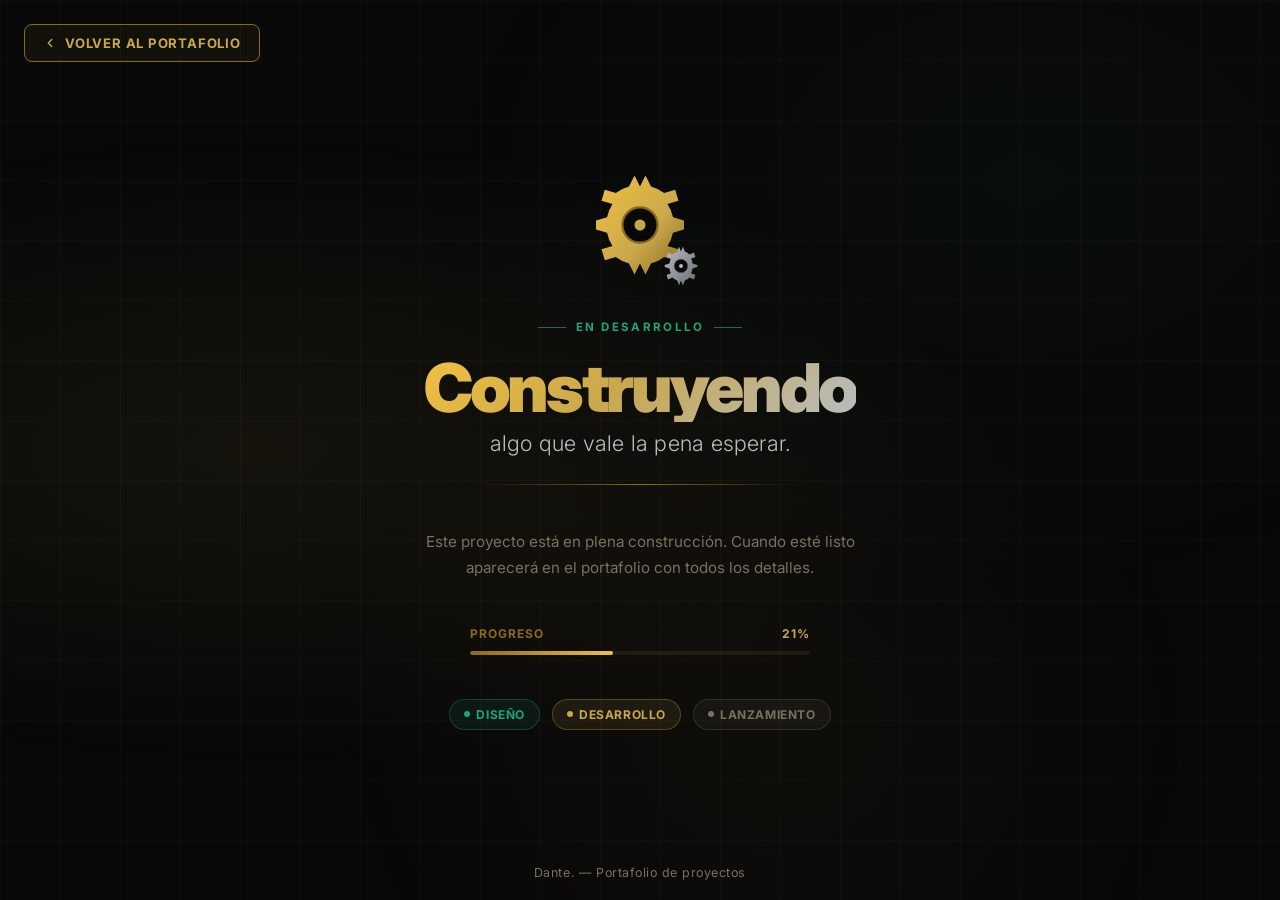
<file: proyecto2/index.html>
<!DOCTYPE html>
<html lang="es">
<head>
    <meta charset="UTF-8">
    <meta name="viewport" content="width=device-width, initial-scale=1.0">
    <title>En construcción</title>
    <style>
        @import url('https://fonts.googleapis.com/css2?family=Inter:wght@300;400;700;900&display=swap');

        :root {
            --negro: #080808;
            --negro-suave: #111111;
            --dorado: #C9A84C;
            --dorado-brillante: #F0C040;
            --dorado-oscuro: #8A6A1A;
            --plata: #B8BCC2;
            --esmeralda: #1A6B55;
            --esmeralda-claro: #22A37C;
            --texto: #E8E0CC;
            --texto-suave: #7A7060;
        }

        * { box-sizing: border-box; margin: 0; padding: 0; }

        body {
            font-family: 'Inter', sans-serif;
            background-color: var(--negro);
            color: var(--texto);
            min-height: 100vh;
            display: flex;
            flex-direction: column;
            align-items: center;
            justify-content: center;
            overflow: hidden;
            position: relative;
        }

        /* Fondo con textura sutil dorada */
        body::before {
            content: '';
            position: fixed;
            inset: 0;
            background:
                radial-gradient(ellipse at 20% 50%, rgba(201,168,76,.07) 0%, transparent 50%),
                radial-gradient(ellipse at 80% 20%, rgba(26,107,85,.06) 0%, transparent 40%),
                radial-gradient(ellipse at 60% 80%, rgba(201,168,76,.04) 0%, transparent 40%);
            pointer-events: none;
        }

        /* Líneas decorativas de fondo */
        body::after {
            content: '';
            position: fixed;
            inset: 0;
            background-image:
                linear-gradient(rgba(201,168,76,.03) 1px, transparent 1px),
                linear-gradient(90deg, rgba(201,168,76,.03) 1px, transparent 1px);
            background-size: 60px 60px;
            pointer-events: none;
        }

        /* ── Volver al portafolio ── */
        .btn-volver {
            position: fixed;
            top: 24px;
            left: 24px;
            display: inline-flex;
            align-items: center;
            gap: 8px;
            padding: 10px 18px;
            border: 1px solid var(--dorado-oscuro);
            border-radius: 8px;
            color: var(--dorado);
            font-size: .82rem;
            font-weight: 700;
            letter-spacing: .06em;
            text-transform: uppercase;
            text-decoration: none;
            background: rgba(201,168,76,.05);
            transition: background .2s, border-color .2s, color .2s;
            z-index: 10;
        }

        .btn-volver:hover {
            background: rgba(201,168,76,.12);
            border-color: var(--dorado);
            color: var(--dorado-brillante);
        }

        .btn-volver svg {
            width: 14px;
            height: 14px;
            stroke: currentColor;
            fill: none;
            stroke-width: 2.2;
            stroke-linecap: round;
            stroke-linejoin: round;
        }

        /* ── Contenido central ── */
        .centro {
            display: flex;
            flex-direction: column;
            align-items: center;
            text-align: center;
            padding: 40px 24px;
            position: relative;
            z-index: 1;
            max-width: 640px;
        }

        /* ── Engranaje animado ── */
        .engranaje-wrap {
            position: relative;
            width: 110px;
            height: 110px;
            margin-bottom: 40px;
        }

        .engranaje {
            width: 100%;
            height: 100%;
            animation: girar 10s linear infinite;
        }

        .engranaje-pequeño {
            position: absolute;
            width: 48px;
            height: 48px;
            bottom: -10px;
            right: -10px;
            animation: girar-rev 7s linear infinite;
        }

        @keyframes girar {
            from { transform: rotate(0deg); }
            to   { transform: rotate(360deg); }
        }

        @keyframes girar-rev {
            from { transform: rotate(0deg); }
            to   { transform: rotate(-360deg); }
        }

        /* ── Etiqueta superior ── */
        .etiqueta {
            font-size: .72rem;
            font-weight: 700;
            letter-spacing: .2em;
            text-transform: uppercase;
            color: var(--esmeralda-claro);
            margin-bottom: 20px;
            display: flex;
            align-items: center;
            gap: 10px;
        }

        .etiqueta::before,
        .etiqueta::after {
            content: '';
            display: block;
            width: 28px;
            height: 1px;
            background: var(--esmeralda);
        }

        /* ── Título ── */
        h1 {
            font-size: clamp(2.4rem, 8vw, 4.2rem);
            font-weight: 900;
            line-height: 1;
            letter-spacing: -.05em;
            margin-bottom: 8px;
            background: linear-gradient(135deg, var(--dorado-brillante) 0%, var(--dorado) 45%, var(--plata) 100%);
            -webkit-background-clip: text;
            -webkit-text-fill-color: transparent;
            background-clip: text;
        }

        .subtitulo-linea {
            font-size: clamp(1rem, 3vw, 1.35rem);
            font-weight: 300;
            color: var(--plata);
            letter-spacing: .01em;
            margin-bottom: 28px;
        }

        /* ── Descripción ── */
        .descripcion {
            font-size: .95rem;
            line-height: 1.75;
            color: var(--texto-suave);
            max-width: 460px;
            margin-bottom: 44px;
        }

        /* ── Separador ── */
        .separador {
            width: 100%;
            max-width: 320px;
            height: 1px;
            background: linear-gradient(90deg, transparent, var(--dorado-oscuro), transparent);
            margin-bottom: 44px;
        }

        /* ── Barra de progreso ── */
        .progreso-wrap {
            width: 100%;
            max-width: 340px;
            margin-bottom: 44px;
        }

        .progreso-label {
            display: flex;
            justify-content: space-between;
            font-size: .75rem;
            font-weight: 700;
            letter-spacing: .08em;
            text-transform: uppercase;
            color: var(--dorado-oscuro);
            margin-bottom: 10px;
        }

        .progreso-label span:last-child {
            color: var(--dorado);
        }

        .barra-fondo {
            width: 100%;
            height: 4px;
            background: rgba(201,168,76,.1);
            border-radius: 2px;
            overflow: hidden;
        }

        .barra-fill {
            height: 100%;
            width: 0;
            background: linear-gradient(90deg, var(--dorado-oscuro), var(--dorado-brillante));
            border-radius: 2px;
            animation: llenar 2.2s cubic-bezier(.4,0,.2,1) forwards .4s;
        }

        @keyframes llenar {
            to { width: 42%; }
        }

        /* ── Estado de insignias ── */
        .estados {
            display: flex;
            gap: 12px;
            flex-wrap: wrap;
            justify-content: center;
        }

        .insignia {
            display: inline-flex;
            align-items: center;
            gap: 6px;
            padding: 7px 14px;
            border-radius: 100px;
            font-size: .75rem;
            font-weight: 700;
            letter-spacing: .05em;
            text-transform: uppercase;
        }

        .insignia-hecho {
            background: rgba(26,107,85,.15);
            border: 1px solid rgba(34,163,124,.3);
            color: var(--esmeralda-claro);
        }

        .insignia-proceso {
            background: rgba(201,168,76,.1);
            border: 1px solid rgba(201,168,76,.3);
            color: var(--dorado);
        }

        .insignia-pendiente {
            background: rgba(184,188,194,.05);
            border: 1px solid rgba(184,188,194,.15);
            color: var(--texto-suave);
        }

        .punto {
            width: 6px;
            height: 6px;
            border-radius: 50%;
            flex-shrink: 0;
        }

        .punto-hecho   { background: var(--esmeralda-claro); }
        .punto-proceso { background: var(--dorado); animation: pulsar 1.4s ease-in-out infinite; }
        .punto-pendiente { background: var(--texto-suave); }

        @keyframes pulsar {
            0%, 100% { opacity: 1; }
            50%       { opacity: .3; }
        }

        /* ── Footer ── */
        .pie {
            position: fixed;
            bottom: 20px;
            font-size: .78rem;
            color: var(--texto-suave);
            letter-spacing: .04em;
            z-index: 1;
        }

        .pie span { color: var(--dorado-oscuro); }

        @media (max-width: 480px) {
            .btn-volver { top: 16px; left: 16px; padding: 8px 14px; font-size: .76rem; }
            .engranaje-wrap { width: 80px; height: 80px; margin-bottom: 28px; }
            .engranaje-pequeño { width: 36px; height: 36px; }
        }
    </style>
</head>
<body>

    <a class="btn-volver" href="/index.php">
        <svg viewBox="0 0 24 24"><polyline points="15 18 9 12 15 6"/></svg>
        Volver al portafolio
    </a>

    <div class="centro">

        <!-- Engranajes animados -->
        <div class="engranaje-wrap">
            <svg class="engranaje" viewBox="0 0 100 100" fill="none" xmlns="http://www.w3.org/2000/svg">
                <defs>
                    <linearGradient id="grad1" x1="0%" y1="0%" x2="100%" y2="100%">
                        <stop offset="0%" stop-color="#F0C040"/>
                        <stop offset="60%" stop-color="#C9A84C"/>
                        <stop offset="100%" stop-color="#8A6A1A"/>
                    </linearGradient>
                </defs>
                <path fill="url(#grad1)" d="
                    M50 15 L55 5 L60 15
                    A35 35 0 0 1 72 21 L82 18 L85 28
                    L75 31
                    A35 35 0 0 1 80 43 L90 46 L90 54
                    L80 57
                    A35 35 0 0 1 75 69 L85 72 L82 82
                    L72 79
                    A35 35 0 0 1 60 85 L55 95 L50 85
                    L45 95 L40 85
                    A35 35 0 0 1 28 79 L18 82 L15 72
                    L25 69
                    A35 35 0 0 1 20 57 L10 54 L10 46
                    L20 43
                    A35 35 0 0 1 25 31 L15 28 L18 18
                    L28 21
                    A35 35 0 0 1 40 15 L45 5 Z
                "/>
                <circle cx="50" cy="50" r="16" fill="#080808" stroke="#8A6A1A" stroke-width="2"/>
                <circle cx="50" cy="50" r="5" fill="#C9A84C"/>
            </svg>

            <svg class="engranaje-pequeño" viewBox="0 0 100 100" fill="none" xmlns="http://www.w3.org/2000/svg">
                <defs>
                    <linearGradient id="grad2" x1="0%" y1="0%" x2="100%" y2="100%">
                        <stop offset="0%" stop-color="#B8BCC2"/>
                        <stop offset="100%" stop-color="#6A6E74"/>
                    </linearGradient>
                </defs>
                <path fill="url(#grad2)" d="
                    M50 20 L54 10 L58 20
                    A30 30 0 0 1 68 26 L77 22 L80 31
                    L71 35
                    A30 30 0 0 1 74 45 L84 48 L84 52
                    L74 55
                    A30 30 0 0 1 71 65 L80 69 L77 78
                    L68 74
                    A30 30 0 0 1 58 80 L54 90 L50 80
                    L46 90 L42 80
                    A30 30 0 0 1 32 74 L23 78 L20 69
                    L29 65
                    A30 30 0 0 1 26 55 L16 52 L16 48
                    L26 45
                    A30 30 0 0 1 29 35 L20 31 L23 22
                    L32 26
                    A30 30 0 0 1 42 20 L46 10 Z
                "/>
                <circle cx="50" cy="50" r="14" fill="#080808" stroke="#4A4E54" stroke-width="2"/>
                <circle cx="50" cy="50" r="4" fill="#B8BCC2"/>
            </svg>
        </div>

        <p class="etiqueta">En desarrollo</p>

        <h1>Construyendo</h1>
        <p class="subtitulo-linea">algo que vale la pena esperar.</p>

        <div class="separador"></div>

        <p class="descripcion">
            Este proyecto está en plena construcción. Cuando esté listo aparecerá en el portafolio con todos los detalles.
        </p>

        <!-- Barra de progreso -->
        <div class="progreso-wrap">
            <div class="progreso-label">
                <span>Progreso</span>
                <span id="pct">0%</span>
            </div>
            <div class="barra-fondo">
                <div class="barra-fill" id="fill"></div>
            </div>
        </div>

        <!-- Insignias de estado -->
        <div class="estados">
            <span class="insignia insignia-hecho">
                <span class="punto punto-hecho"></span>Diseño
            </span>
            <span class="insignia insignia-proceso">
                <span class="punto punto-proceso"></span>Desarrollo
            </span>
            <span class="insignia insignia-pendiente">
                <span class="punto punto-pendiente"></span>Lanzamiento
            </span>
        </div>

    </div>

    <p class="pie">Dante<span>.</span> — Portafolio de proyectos</p>

    <script>
        const fill = document.getElementById('fill');
        const pct  = document.getElementById('pct');
        const target = 42;
        let current = 0;

        const interval = setInterval(() => {
            current = Math.min(current + 1, target);
            pct.textContent = current + '%';
            if (current >= target) clearInterval(interval);
        }, 2200 / target);
    </script>

</body>
</html>
</file>
